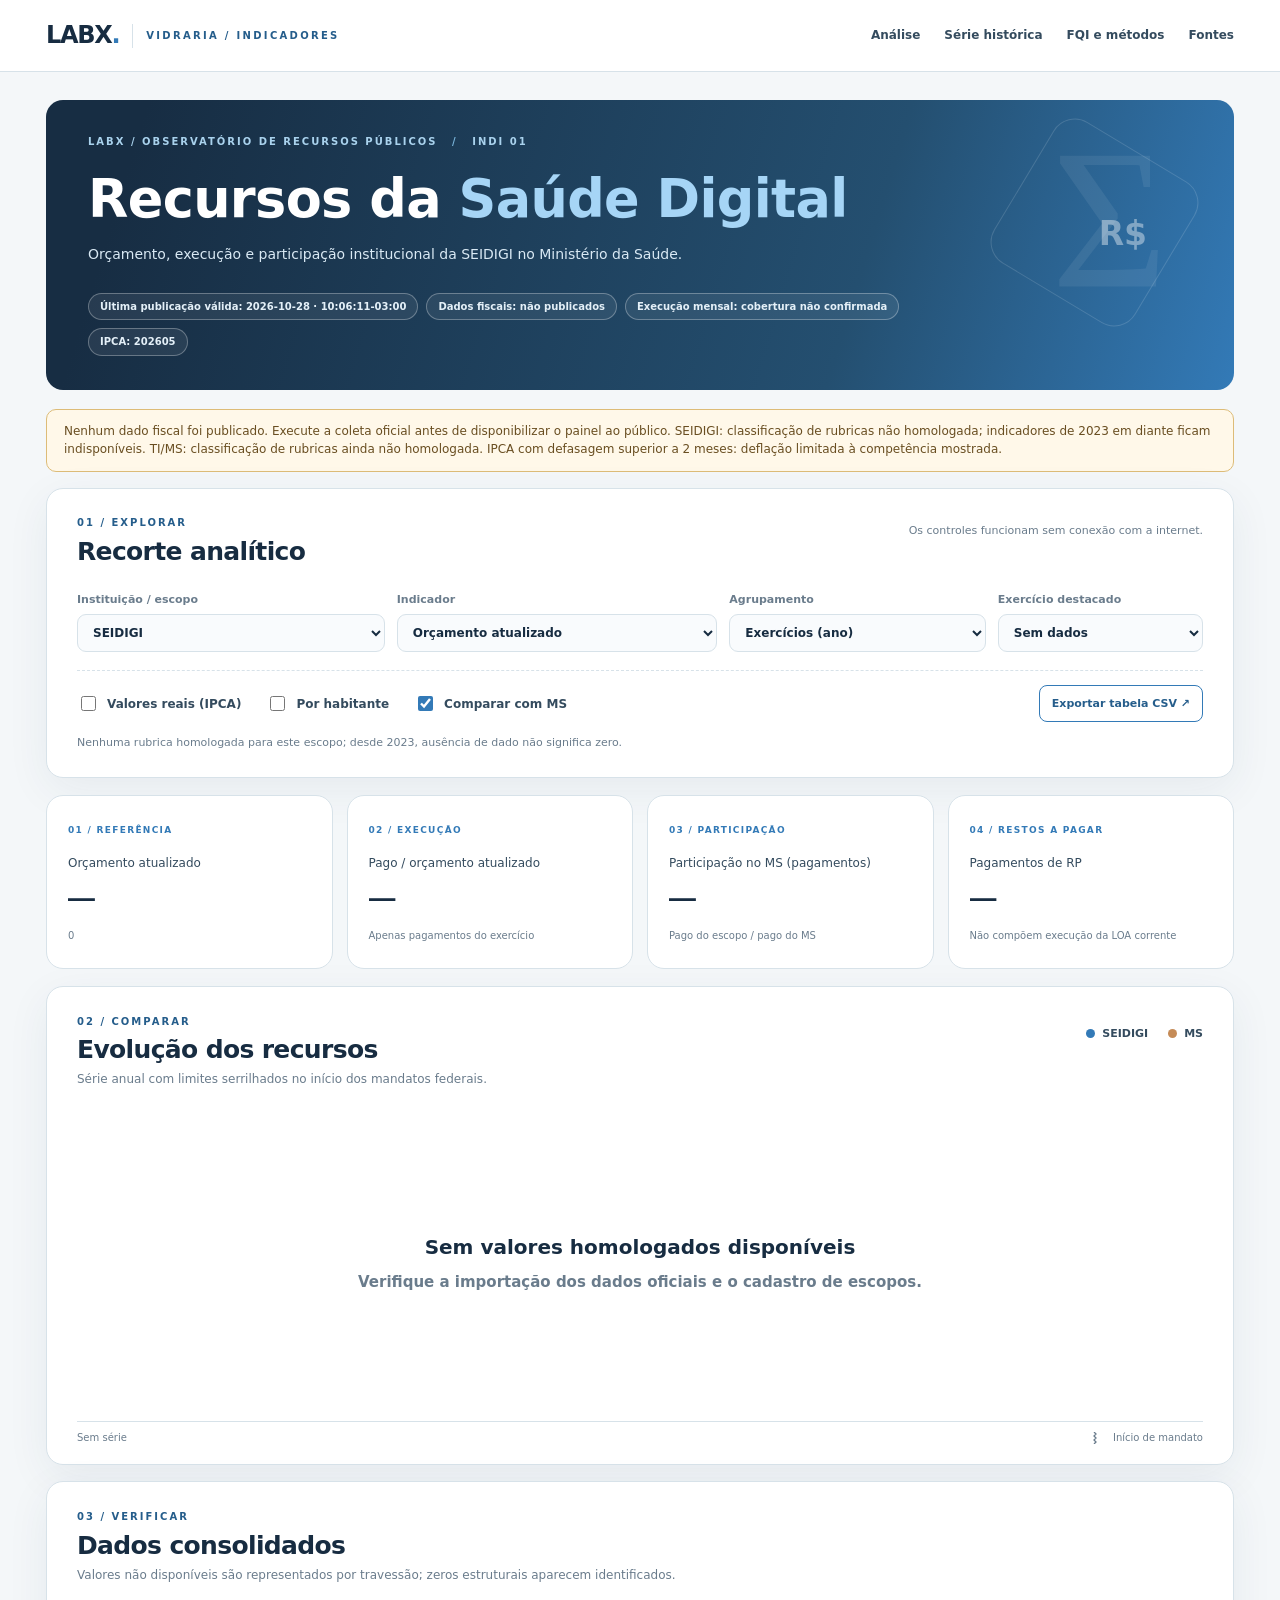
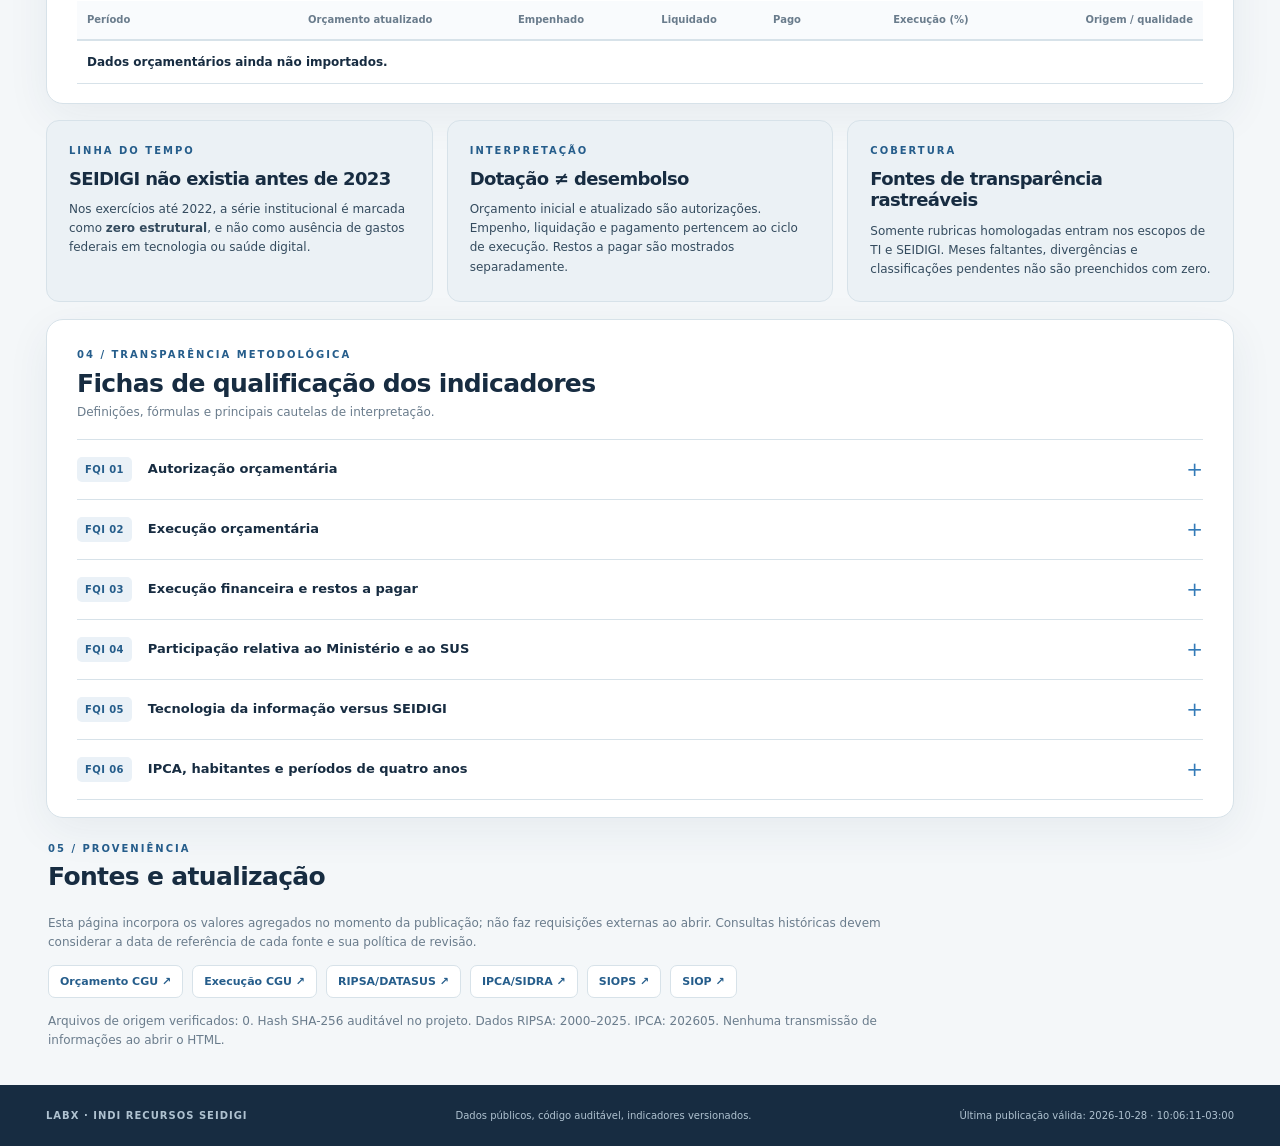
<file: public/index.html>
<!DOCTYPE html>
<html lang="pt-BR">
<head>
  <meta charset="utf-8">
  <meta name="viewport" content="width=device-width,initial-scale=1">
  <meta name="color-scheme" content="light">
  <meta name="description" content="Indicadores verificáveis de recursos orçamentários e financeiros federais da saúde digital — LabX.">
  <title>INDI · Recursos da SEIDIGI | LabX</title>
  <style>/* Tokens-base de contingencia: para versao oficial acrescente --brand-css do Vidraria.
   Fonte oficial do sistema e o repositorio LabXiabr/vidraria, nao estes fallbacks. */
:root{--ink:#172c41;--text:#344b5e;--muted:#6a7c8c;--primary:#337ab7;--primary-dark:#255d8b;--secondary:#64a2b9;--paper:#f4f7f9;--surface:#fff;--pale:#eaf1f7;--stroke:#d7e2e9;--accent:#c58b57;--shadow:0 12px 44px rgba(28,59,83,.065);--radius:17px}
*{box-sizing:border-box}html{scroll-behavior:smooth}body{margin:0;background:var(--paper);color:var(--ink);font-family:Inter,system-ui,-apple-system,'Segoe UI',sans-serif;font-size:15px;line-height:1.55}a{color:var(--primary-dark)}a:hover{text-decoration-thickness:2px}button,select{font:inherit}button,select,input{accent-color:var(--primary)}button:focus-visible,select:focus-visible,a:focus-visible,input:focus-visible{outline:3px solid #cf9445;outline-offset:3px}.skip{position:absolute;transform:translateY(-100%);background:white;z-index:20;padding:10px}.skip:focus{transform:none}.container{max-width:1240px;margin:0 auto;padding:0 26px}.masthead{background:#fff;border-bottom:1px solid var(--stroke)}.mast-row{max-width:1240px;margin:auto;padding:17px 26px;display:flex;justify-content:space-between;align-items:center;gap:24px}.wordmark{display:flex;align-items:center;gap:13px;white-space:nowrap}.mark{font-weight:850;letter-spacing:-1.3px;font-size:24px;color:var(--ink)}.mark-dot{color:var(--primary)}.wordmark svg{max-width:143px;height:32px;width:auto}.wordmark-label{font-size:10px;letter-spacing:2.3px;font-weight:850;color:var(--primary-dark)}.sep{height:24px;width:1px;background:var(--stroke)}nav{display:flex;gap:24px}nav a{text-decoration:none;color:var(--text);font-size:12px;font-weight:750}nav a:hover{color:var(--primary)}.hero{display:flex;justify-content:space-between;position:relative;overflow:hidden;min-height:260px;margin:28px 0 19px;padding:34px 42px;background:linear-gradient(107deg,#172d43 8%,#244f70 68%,#337ab7);border-radius:var(--radius);color:white}.hero-content{z-index:2}.overline{font-size:10px;letter-spacing:2.0px;font-weight:850;color:var(--primary-dark)}.hero .overline{color:#a9d2ed}.separator{padding:0 9px;color:#7ab5db}h1,h2,h3{font-family:'Averia Sans Libre',Inter,system-ui,sans-serif;letter-spacing:-.65px;line-height:1.19}h1{font-size:clamp(31px,4.1vw,55px);font-weight:750;margin:18px 0 10px}h1 em{color:#a6d5f6;font-style:normal}h2{font-size:25px;margin:6px 0 5px}h3{font-size:20px;margin:9px 0 11px}.hero-sub{color:#d9e9f4;max-width:640px;font-size:14px}.hero-meta{display:flex;gap:8px;flex-wrap:wrap;margin-top:27px}.flag{display:inline-block;border:1px solid #ffffff4b;background:#ffffff12;border-radius:30px;padding:5px 11px;font-size:10px;color:#e4f0f8;font-weight:750}.hero-monogram{position:relative;width:230px;min-width:190px}.hero-monogram span{font-size:200px;line-height:1;position:absolute;right:24px;top:-15px;color:#ffffff13;font-family:serif}.hero-monogram i{width:165px;height:165px;border:1px solid #ffffff24;transform:rotate(31deg);border-radius:25px;position:absolute;top:6px;right:15px}.hero-monogram b{position:absolute;right:45px;top:74px;color:#ffffff67;font-size:33px}.panel{background:var(--surface);border:1px solid var(--stroke);border-radius:var(--radius);box-shadow:var(--shadow)}.filters{padding:26px 30px;margin-bottom:17px}.section-head{display:flex;justify-content:space-between;align-items:flex-start;gap:20px;margin-bottom:17px}.section-head p{margin:5px 0 0;color:var(--muted);font-size:12px}.section-head.compact{margin-bottom:20px}.tip{color:var(--muted);font-size:11px;padding-top:7px;text-align:right}.control-grid{display:grid;grid-template-columns:1.2fr 1.25fr 1fr .8fr;gap:12px}.control-grid label{font-size:11px;font-weight:750;color:var(--muted);display:flex;flex-direction:column;gap:6px}.control-grid select{border:1px solid var(--stroke);border-radius:9px;width:100%;padding:10px 29px 10px 11px;background:#f9fbfd;color:var(--ink);font-size:12px;font-weight:650}.options{display:flex;gap:25px;align-items:center;flex-wrap:wrap;margin-top:18px;padding-top:14px;border-top:1px dashed var(--stroke)}.check{font-size:12px;display:flex;gap:8px;align-items:center;color:var(--text);font-weight:700}.check input{width:15px;height:15px}.button{border:1px solid var(--primary);background:#fff;color:var(--primary-dark);font-size:11px;border-radius:8px;font-weight:800;padding:9px 12px;cursor:pointer;margin-left:auto}.button:hover{background:var(--pale)}.hint{font-size:11px;color:var(--muted);margin-top:12px}.warning{border:1px solid #ddbc78;background:#fff8e9;color:#694e21;padding:12px 17px;border-radius:10px;margin-bottom:16px;font-size:12px}.kpis{display:grid;grid-template-columns:repeat(4,minmax(0,1fr));gap:14px;margin:17px 0}.kpi{padding:21px;border-radius:var(--radius);background:#fff;border:1px solid var(--stroke);min-width:0}.kpi-index{font-size:9px;letter-spacing:1.3px;font-weight:900;color:var(--primary)}.kpi-title{display:block;font-size:12px;color:var(--text);margin:13px 0 6px}.kpi strong{display:block;font-size:clamp(19px,2.1vw,30px);font-family:'Averia Sans Libre',Inter,sans-serif;font-weight:750;white-space:nowrap;overflow:hidden;text-overflow:ellipsis;letter-spacing:-.8px}.kpi-sub{display:block;font-size:10px;color:var(--muted);margin-top:8px;min-height:19px}.chart-panel{padding:27px 30px 19px;margin-bottom:16px}.chart-scroll{overflow:auto}.chart-content{height:315px;min-width:600px;display:flex;align-items:center;justify-content:center}.chart-content svg{width:100%;height:100%;min-width:600px}.chart-content text{font-family:Inter,system-ui,sans-serif;font-size:11px;fill:#748799}.chart-content .axis-label{font-size:10px}.chart-foot{display:flex;justify-content:space-between;align-items:center;padding-top:8px;color:var(--muted);font-size:10px;border-top:1px solid var(--stroke)}.line-key{display:flex;align-items:center;gap:6px}.legend{display:flex;gap:20px;padding-top:11px;font-size:11px;font-weight:800;color:var(--text)}.legend>span{display:flex;align-items:center;gap:7px}.dot{height:9px;width:9px;display:inline-block;border-radius:50%}.dot-main{background:var(--primary)}.dot-muted{background:var(--accent)}.table-panel{padding:27px 30px 19px;margin-bottom:16px}.table-scroller{overflow:auto}table{border-collapse:collapse;width:100%;font-size:12px;min-width:690px}th{text-align:right;color:var(--muted);font-size:10px;white-space:nowrap;padding:11px 10px;border-bottom:2px solid var(--stroke);background:#f9fbfd}th:first-child,td:first-child{text-align:left}td{border-bottom:1px solid var(--stroke);padding:12px 10px;text-align:right;font-variant-numeric:tabular-nums;white-space:nowrap}tbody tr:hover{background:#f5f9fc}td:first-child{font-weight:850;color:var(--ink)}.quality{font-size:10px;white-space:normal;max-width:185px;text-align:left;color:var(--muted)}.zero{color:var(--primary-dark);font-weight:800}.missing{color:#9ba8b3}.insight-grid{display:grid;grid-template-columns:repeat(3,minmax(0,1fr));gap:14px;margin-bottom:17px}.note{background:#ebf1f5;border:1px solid var(--stroke);border-radius:13px;padding:22px}.note h3{font-size:18px}.note p{font-size:12px;color:var(--text);line-height:1.6;margin:0}.method-panel{padding:27px 30px 17px;margin-bottom:17px}.fqi-list details{border-top:1px solid var(--stroke)}.fqi-list details:last-child{border-bottom:1px solid var(--stroke)}.fqi-list summary{list-style:none;display:flex;align-items:center;gap:16px;cursor:pointer;padding:14px 0}.fqi-list summary::-webkit-details-marker{display:none}.fqi-num{font-size:10px;letter-spacing:.4px;color:var(--primary-dark);background:var(--pale);border-radius:5px;padding:5px 8px;white-space:nowrap;font-weight:850}.fqi-list strong{font-size:13px}.fqi-list p{font-size:12px;color:var(--text);padding:0 12px 17px 71px;margin:0}.chevron{margin-left:auto;color:var(--primary);font-size:20px;font-weight:450}.fqi-list details[open] .chevron{transform:rotate(45deg)}.source-panel{margin:23px 0 35px;padding:0 2px}.source-panel p{font-size:12px;color:var(--muted);max-width:850px}.source-links{display:flex;flex-wrap:wrap;gap:9px;margin:14px 0}.source-links a{font-size:11px;text-decoration:none;border:1px solid var(--stroke);background:white;border-radius:7px;padding:7px 11px;font-weight:750}.source-links a:hover{border-color:var(--primary)}.source-detail{word-wrap:break-word}.footer{background:#172c41;color:#afc2d0;padding:23px 0;font-size:10px}.footer-line{display:flex;gap:10px;justify-content:space-between;flex-wrap:wrap}.footer-line span:first-child{font-weight:900;letter-spacing:1px}.error-empty{padding:64px 15px;text-align:center;color:var(--muted);font-weight:650}.error-empty strong{display:block;color:var(--ink);font-size:20px;margin-bottom:8px}
@media(max-width:900px){.control-grid{grid-template-columns:repeat(2,1fr)}.kpis{grid-template-columns:repeat(2,1fr)}.hero-monogram{width:100px;min-width:100px}.insight-grid{grid-template-columns:1fr}.mast-row nav{gap:10px}}@media(max-width:600px){.container{padding:0 15px}.mast-row{padding:13px 16px;flex-wrap:wrap}.mast-row nav{width:100%;justify-content:space-between}.wordmark-label{font-size:8px}.hero{padding:30px 23px;min-height:255px}.hero-monogram{display:none}.control-grid{grid-template-columns:1fr}.filters,.chart-panel,.table-panel,.method-panel{padding:19px 16px}.kpis{gap:8px}.kpi{padding:16px}.options{gap:12px}.button{margin-left:0}.tip{display:none}.legend{gap:8px;font-size:9px}.section-head h2{font-size:22px}.chart-content{height:290px}.fqi-list p{padding-left:4px}}

</style>
</head>
<body>
  <a class="skip" href="#conteudo">Ir ao conteúdo</a>
  <header class="masthead">
    <div class="mast-row">
      <div class="wordmark"><span class='mark'>LABX<span class='mark-dot'>.</span></span><span class="sep"></span><span class="wordmark-label">VIDRARIA / INDICADORES</span></div>
      <nav aria-label="Navegação do painel"><a href="#analise">Análise</a><a href="#serie">Série histórica</a><a href="#metodologia">FQI e métodos</a><a href="#fontes">Fontes</a></nav>
    </div>
  </header>
  <main id="conteudo" class="container">
    <section class="hero" aria-labelledby="hero-title">
      <div class="hero-content"><div class="overline">LABX / OBSERVATÓRIO DE RECURSOS PÚBLICOS <span class="separator">/</span> INDI 01</div>
        <h1 id="hero-title">Recursos da <em>Saúde Digital</em></h1>
        <p class="hero-sub">Orçamento, execução e participação institucional da SEIDIGI no Ministério da Saúde.</p>
        <div class="hero-meta"><span id="meta-update" class="flag flag-neutral">Última publicação: —</span><span id="meta-coverage" class="flag">Série histórica: —</span><span id="meta-exec" class="flag">Execução: —</span><span id="meta-ipca" class="flag">IPCA: —</span></div>
      </div>
      <div class="hero-monogram" aria-hidden="true"><span>Σ</span><i></i><b>R$</b></div>
    </section>
    <aside id="data-warning" class="warning" hidden></aside>
    <section id="analise" class="panel filters" aria-label="Filtros de análise">
      <div class="section-head compact"><div><div class="overline">01 / EXPLORAR</div><h2>Recorte analítico</h2></div><span class="tip">Os controles funcionam sem conexão com a internet.</span></div>
      <div class="control-grid">
        <label>Instituição / escopo<select id="scope"><option value="seidigi">SEIDIGI</option><option value="ti_ms">Tecnologia da informação no MS</option><option value="ms">Ministério da Saúde</option></select></label>
        <label>Indicador<select id="metric"><option value="atualizado">Orçamento atualizado</option><option value="inicial">Orçamento inicial</option><option value="empenhado">Empenhado</option><option value="liquidado">Liquidado</option><option value="pago">Pago (exercício)</option><option value="rp_pago">Restos a pagar pagos</option><option value="desembolso">Desembolso total</option><option value="execucao">Execução financeira / dotação (%)</option><option value="share_ms_atualizado">Participação no MS: dotação (%)</option><option value="share_ms_empenhado">Participação no MS: empenhado (%)</option><option value="share_ms_liquidado">Participação no MS: liquidado (%)</option><option value="share_ms_pago">Participação no MS: pago (%)</option><option value="share_ms_desembolso">Participação no MS: desembolso (%)</option><option value="share_ti_atualizado">TI-MS / SEIDIGI: dotação (%)</option><option value="share_ti_pago">TI-MS / SEIDIGI: pago (%)</option></select></label>
        <label>Agrupamento<select id="group"><option value="ano">Exercícios (ano)</option><option value="mandato">Mandatos federais (4 anos)</option></select></label>
        <label>Exercício destacado<select id="year"><option>—</option></select></label>
      </div>
      <div class="options"><label class="check"><input id="real" type="checkbox"><span>Valores reais (IPCA)</span></label><label class="check"><input id="percap" type="checkbox"><span>Por habitante</span></label><label class="check"><input id="comparison" type="checkbox" checked><span>Comparar com MS</span></label><button id="export" class="button" type="button">Exportar tabela CSV <span aria-hidden="true">↗</span></button></div>
      <div id="mode-note" class="hint" aria-live="polite"></div>
    </section>
    <section class="kpis" aria-label="Indicadores de destaque">
      <article class="kpi"><span class="kpi-index">01 / REFERÊNCIA</span><span class="kpi-title" id="kpi1-label">Valor selecionado</span><strong id="kpi1">—</strong><span class="kpi-sub" id="kpi1-sub">—</span></article>
      <article class="kpi"><span class="kpi-index">02 / EXECUÇÃO</span><span class="kpi-title">Pago / orçamento atualizado</span><strong id="kpi2">—</strong><span class="kpi-sub">Apenas pagamentos do exercício</span></article>
      <article class="kpi"><span class="kpi-index">03 / PARTICIPAÇÃO</span><span class="kpi-title" id="kpi3-label">Participação no MS</span><strong id="kpi3">—</strong><span class="kpi-sub" id="kpi3-sub">Mesma métrica e mesmo exercício</span></article>
      <article class="kpi"><span class="kpi-index">04 / RESTOS A PAGAR</span><span class="kpi-title">Pagamentos de RP</span><strong id="kpi4">—</strong><span class="kpi-sub">Não compõem execução da LOA corrente</span></article>
    </section>
    <section id="serie" class="panel chart-panel" aria-labelledby="chart-title">
      <div class="section-head"><div><div class="overline">02 / COMPARAR</div><h2 id="chart-title">Evolução dos recursos</h2><p id="chart-subtitle">Série anual, com mandatos separados por marcos serrilhados.</p></div><div class="legend"><span><i class="dot dot-main"></i><span id="legend-main">SEIDIGI</span></span><span id="legend-ms"><i class="dot dot-muted"></i>MS</span></div></div>
      <div class="chart-scroll"><div id="chart" role="img" aria-label="Série histórica de recursos" class="chart-content"></div></div>
      <div class="chart-foot"><span id="chart-range">—</span><span class="line-key"><svg width="24" height="12" viewBox="0 0 24 12" aria-hidden="true"><polyline points="11,0 13,2 11,4 13,6 11,8 13,10 11,12" fill="none" stroke="currentColor" stroke-width="1.3" /></svg>Início de mandato</span></div>
    </section>
    <section class="panel table-panel" aria-labelledby="table-title">
      <div class="section-head"><div><div class="overline">03 / VERIFICAR</div><h2 id="table-title">Dados consolidados</h2><p>Valores não disponíveis são representados por travessão; zeros estruturais aparecem identificados.</p></div></div>
      <div class="table-scroller"><table><thead><tr><th scope="col">Período</th><th scope="col" id="table-value-title">Indicador</th><th scope="col">Empenhado</th><th scope="col">Liquidado</th><th scope="col">Pago</th><th scope="col">Execução (%)</th><th scope="col">Origem / qualidade</th></tr></thead><tbody id="table-body"></tbody></table></div>
    </section>
    <section class="insight-grid" aria-label="Notas analíticas">
      <article class="note"><div class="overline">LINHA DO TEMPO</div><h3>SEIDIGI não existia antes de 2023</h3><p>Nos exercícios até 2022, a série institucional é marcada como <b>zero estrutural</b>, e não como ausência de gastos federais em tecnologia ou saúde digital.</p></article>
      <article class="note"><div class="overline">INTERPRETAÇÃO</div><h3>Dotação ≠ desembolso</h3><p>Orçamento inicial e atualizado são autorizações. Empenho, liquidação e pagamento pertencem ao ciclo de execução. Restos a pagar são mostrados separadamente.</p></article>
      <article class="note"><div class="overline">COBERTURA</div><h3>Fontes de transparência rastreáveis</h3><p>Somente rubricas homologadas entram nos escopos de TI e SEIDIGI. Meses faltantes, divergências e classificações pendentes não são preenchidos com zero.</p></article>
    </section>
    <section id="metodologia" class="panel method-panel" aria-labelledby="fqi-title"><div class="section-head"><div><div class="overline">04 / TRANSPARÊNCIA METODOLÓGICA</div><h2 id="fqi-title">Fichas de qualificação dos indicadores</h2><p>Definições, fórmulas e principais cautelas de interpretação.</p></div></div>
      <div class="fqi-list">
        <details><summary><span class="fqi-num">FQI 01</span><strong>Autorização orçamentária</strong><span class="chevron">+</span></summary><p><b>Medidas:</b> orçamento inicial, atualizado e créditos líquidos. <b>Fórmula:</b> créditos = atualizado − inicial. <b>Fonte:</b> CGU/OrcamentoDespesa; conferência SIOP. <b>Limitação:</b> dotação anual não equivale a gasto ou desembolso.</p></details>
        <details><summary><span class="fqi-num">FQI 02</span><strong>Execução orçamentária</strong><span class="chevron">+</span></summary><p><b>Medidas:</b> empenhado, liquidado e pago do exercício. <b>Fórmula:</b> execução (%) = pago / dotação atualizada × 100. <b>Fonte:</b> execução mensal CGU; empenho e pago anuais apenas como reserva identificada. <b>Limitação:</b> lacunas mensais não viram despesa zero.</p></details>
        <details><summary><span class="fqi-num">FQI 03</span><strong>Execução financeira e restos a pagar</strong><span class="chevron">+</span></summary><p><b>Medidas:</b> pago do exercício, restos a pagar pagos e desembolso total. <b>Fórmula:</b> desembolso total = pago do exercício + RP pagos. <b>Fonte:</b> CGU/DespesasExecucao. <b>Limitação:</b> RP não integra pagamento da dotação corrente.</p></details>
        <details><summary><span class="fqi-num">FQI 04</span><strong>Participação relativa ao Ministério e ao SUS</strong><span class="chevron">+</span></summary><p><b>Fórmula:</b> indicador da SEIDIGI / indicador do MS × 100, no mesmo estágio e exercício. <b>SIOPS:</b> estados e municípios apenas em exercícios encerrados; razão nacional SUS indisponível até consolidação sem dupla contagem de transferências. <b>Cautela:</b> não misturar gasto próprio e transferido indiscriminadamente.</p></details>
        <details><summary><span class="fqi-num">FQI 05</span><strong>Tecnologia da informação versus SEIDIGI</strong><span class="chevron">+</span></summary><p><b>Definição:</b> rubricas TI do MS e rubricas atribuídas à SEIDIGI somente com ação/plano orçamentário homologados em <code>config/escopos.csv</code>. <b>Indicadores:</b> valores R$, % do MS, razão TI-MS/SEIDIGI. <b>Até 2022:</b> zero estrutural SEIDIGI; TI do MS pode existir.</p></details>
        <details><summary><span class="fqi-num">FQI 06</span><strong>IPCA, habitantes e períodos de quatro anos</strong><span class="chevron">+</span></summary><p><b>IPCA:</b> tabela 1737, variável 2266 (IBGE/SIDRA), número-índice; deflator anual pela média dos meses observados do ano até a última referência disponível. <b>Habitantes:</b> RIPSA/DATASUS 2000–2025, sem imputação para 2026. <b>Mandato:</b> soma dos fluxos anuais (não das razões), com indicação de intervalos parciais.</p></details>
      </div>
    </section>
    <section id="fontes" class="source-panel" aria-labelledby="source-title"><div class="section-head"><div><div class="overline">05 / PROVENIÊNCIA</div><h2 id="source-title">Fontes e atualização</h2></div></div><p>Esta página incorpora os valores agregados no momento da publicação; não faz requisições externas ao abrir. Consultas históricas devem considerar a data de referência de cada fonte e sua política de revisão.</p><div id="source-links" class="source-links"></div><p id="source-detail" class="source-detail"></p></section>
  </main>
  <footer class="footer"><div class="container footer-line"><span>LABX · INDI RECURSOS SEIDIGI</span><span>Dados públicos, código auditável, indicadores versionados.</span><span id="footer-update">Última publicação válida: —</span></div></footer>
  <script id="model" type="application/json">{"title":"INDI · Recursos da SEIDIGI","updated_at":"2026-10-28T10:06:11-03:00","budget_years":{},"populacao":{"2000":{"valor":174695935,"fonte":"RIPSA-DATASUS"},"2001":{"valor":177003743,"fonte":"RIPSA-DATASUS"},"2002":{"valor":179228254,"fonte":"RIPSA-DATASUS"},"2003":{"valor":181377654,"fonte":"RIPSA-DATASUS"},"2004":{"valor":183469593,"fonte":"RIPSA-DATASUS"},"2005":{"valor":185518369,"fonte":"RIPSA-DATASUS"},"2006":{"valor":187535030,"fonte":"RIPSA-DATASUS"},"2007":{"valor":189458827,"fonte":"RIPSA-DATASUS"},"2008":{"valor":191335196,"fonte":"RIPSA-DATASUS"},"2009":{"valor":193174036,"fonte":"RIPSA-DATASUS"},"2010":{"valor":194749329,"fonte":"RIPSA-DATASUS"},"2011":{"valor":196158610,"fonte":"RIPSA-DATASUS"},"2012":{"valor":197670620,"fonte":"RIPSA-DATASUS"},"2013":{"valor":199226702,"fonte":"RIPSA-DATASUS"},"2014":{"valor":200811131,"fonte":"RIPSA-DATASUS"},"2015":{"valor":202403642,"fonte":"RIPSA-DATASUS"},"2016":{"valor":203871925,"fonte":"RIPSA-DATASUS"},"2017":{"valor":205211557,"fonte":"RIPSA-DATASUS"},"2018":{"valor":206529038,"fonte":"RIPSA-DATASUS"},"2019":{"valor":207900099,"fonte":"RIPSA-DATASUS"},"2020":{"valor":209164889,"fonte":"RIPSA-DATASUS"},"2021":{"valor":210103642,"fonte":"RIPSA-DATASUS"},"2022":{"valor":210862983,"fonte":"RIPSA-DATASUS"},"2023":{"valor":211695158,"fonte":"RIPSA-DATASUS"},"2024":{"valor":212583750,"fonte":"RIPSA-DATASUS"},"2025":{"valor":213421037,"fonte":"RIPSA-DATASUS"}},"ipca":{"referencia":"202605","indice_referencia":7640.15,"ultimo_indice":"202605","indices_anuais":{},"serie_completa_ate":"202605","fonte":"IBGE/SIDRA 1737/2266; contingencia: CSV usuario"},"sources":{"orcamento":"https://portaldatransparencia.gov.br/download-de-dados/orcamento-despesa","execucao":"https://portaldatransparencia.gov.br/download-de-dados/despesas-execucao","populacao":"https://svs.aids.gov.br/daent/acesso-a-informacao/acoes-e-programas/estimativas-populacionais/","ipca":"https://sidra.ibge.gov.br/tabela/1737","siops":"https://portalfns.saude.gov.br/siops/siops-downloads/","siop":"https://www1.siop.planejamento.gov.br/siopdoc/doku.php?id=acesso_publico:dados_abertos"},"prov":[],"scope_count":0,"ti_count":0,"empty":true,"warning":"Dados orcamentarios ausentes"}</script>
  <script>'use strict';
(() => {
const model=JSON.parse(document.getElementById('model').textContent);
const $$=id=>document.getElementById(id);
const C={scope:$$('scope'),metric:$$('metric'),group:$$('group'),year:$$('year'),real:$$('real'),percap:$$('percap'),comparison:$$('comparison')};
const br=new Intl.NumberFormat('pt-BR',{maximumFractionDigits:2});
const sortedYears=Object.keys(model.budget_years).map(Number).sort((a,b)=>a-b);
const labelScope={ms:'Ministério da Saúde',seidigi:'SEIDIGI',ti_ms:'TI no Ministério da Saúde'};
const labelMetric={inicial:'Orçamento inicial',atualizado:'Orçamento atualizado',empenhado:'Empenhado',liquidado:'Liquidado',pago:'Pago (exercício)',rp_pago:'RP pagos',desembolso:'Desembolso total',execucao:'Pago / dotação (%)',share_ms:'Participação no MS: pago (%)',share_ti:'TI-MS / SEIDIGI: pago (%)',share_ms_atualizado:'Participação no MS: dotação (%)',share_ms_empenhado:'Participação no MS: empenhado (%)',share_ms_liquidado:'Participação no MS: liquidado (%)',share_ms_pago:'Participação no MS: pago (%)',share_ms_desembolso:'Participação no MS: desembolso (%)',share_ti_atualizado:'TI-MS / SEIDIGI: dotação (%)',share_ti_pago:'TI-MS / SEIDIGI: pago (%)'};
function finite(x){return typeof x==='number' && Number.isFinite(x)}
function fmt(v,unit='money',short=false){if(!finite(v))return '—';if(unit==='percent')return br.format(v)+'%';if(unit==='percap')return 'R$ '+br.format(v);if(short){const x=Math.abs(v);if(x>=1e12)return 'R$ '+br.format(v/1e12)+' tri';if(x>=1e9)return 'R$ '+br.format(v/1e9)+' bi';if(x>=1e6)return 'R$ '+br.format(v/1e6)+' mi';}return 'R$ '+new Intl.NumberFormat('pt-BR',{minimumFractionDigits:0,maximumFractionDigits:2}).format(v)}
function value(y,scope,metric){const r=model.budget_years[String(y)]?.[scope];if(!r)return null;
  if(metric==='desembolso')return finite(r.pago)&&finite(r.rp_pago)?r.pago+r.rp_pago:null;
  if(metric==='execucao')return finite(r.pago)&&finite(r.atualizado)&&r.atualizado>0?100*r.pago/r.atualizado:null;
  if(metric.startsWith('share_ms')){const stage=metric.startsWith('share_ms_')?metric.slice(9):'pago';const numerator=value(y,scope,stage),denominator=value(y,'ms',stage);return finite(numerator)&&finite(denominator)&&denominator>0?100*numerator/denominator:null;}
  if(metric.startsWith('share_ti')){const stage=metric.startsWith('share_ti_')?metric.slice(9):'pago';const ti=value(y,'ti_ms',stage),se=value(y,'seidigi',stage);return finite(ti)&&finite(se)&&se>0?100*ti/se:null;}
  return finite(r[metric])?r[metric]:null;
}
function isPercentage(metric){return metric==='execucao'||metric.startsWith('share_ms')||metric.startsWith('share_ti')}
function converted(raw,year,metric){if(!finite(raw))return null;if(isPercentage(metric))return raw;let v=raw;
if(C.real.checked){const avg=model.ipca.indices_anuais[String(year)];if(!finite(avg)||avg<=0)return null;v*=model.ipca.indice_referencia/avg;}
if(C.percap.checked){const population=model.populacao[String(year)]?.valor;if(!finite(population)||population<=0)return null;v/=population;}
return v;}
function annual(year,scope,metric){return converted(value(year,scope,metric),year,metric)}
function termStart(y){return y>=2003?2003+4*Math.floor((y-2003)/4):1999+4*Math.floor((y-1999)/4)}
function periodLabel(y){const first=termStart(y);return first+'–'+(first+3)}
function aggregate(years,scope,metric){if(!years.length)return null;
 const data=years.map(y=>annual(y,scope,metric));if(data.some(x=>x===null))return null;
 // Porcentagens e participacoes precisam ser calculadas como razao das somas originais.
 if(isPercentage(metric)){
  let numerator=0,denominator=0;
  for(const y of years){let n,d;if(metric==='execucao'){n=value(y,scope,'pago');d=value(y,scope,'atualizado');}
   else if(metric.startsWith('share_ms')){const stage=metric.startsWith('share_ms_')?metric.slice(9):'pago';n=value(y,scope,stage);d=value(y,'ms',stage);}
   else{const stage=metric.startsWith('share_ti_')?metric.slice(9):'pago';n=value(y,'ti_ms',stage);d=value(y,'seidigi',stage);}
   if(!finite(n)||!finite(d))return null;numerator+=n;denominator+=d;}
  return denominator>0?100*numerator/denominator:null;
 }
 // Valores deflacionados = soma das parcelas anuais ja convertidas.
 return data.reduce((a,b)=>a+b,0);
}
function points(scope,metric){if(C.group.value==='ano')return sortedYears.map(y=>({x:String(y),start:y,years:[y],value:annual(y,scope,metric),quality:quality(y,scope),partial:y===new Date().getFullYear()}));
 const periods=[...new Set(sortedYears.map(periodLabel))];return periods.map(p=>{let y0=Number(p.slice(0,4)),ys=sortedYears.filter(y=>termStart(y)===y0);return {x:p,start:y0,years:ys,value:aggregate(ys,scope,metric),quality:ys.map(y=>quality(y,scope)).filter(Boolean).join('; '),partial:ys.length<4||ys.includes(new Date().getFullYear())};});
}
function quality(y,scope){const s=model.budget_years[String(y)]?.[scope]?._status;
 return ({zero_estrutural:'Zero estrutural',execucao_mensal:'CGU mensal',reserva_orcamento_anual:'CGU anual (reserva)',sem_homologacao:'Rubrica não homologada',orcamento_sem_execucao:'Sem execução mensal',indisponivel:'Indisponível'})[s]||'Fonte parcial';}
function svgEscape(s){return String(s).replace(/&/g,'&amp;').replace(/</g,'&lt;').replace(/>/g,'&gt;').replace(/"/g,'&quot;')}
function metricUnit(){return isPercentage(C.metric.value)?'percent':C.percap.checked?'percap':'money'}
function draw(){let p=points(C.scope.value,C.metric.value),p2=C.comparison.checked&&C.scope.value!=='ms'&&!isPercentage(C.metric.value)?points('ms',C.metric.value):[];
 if(!p.length||[...p,...p2].every(x=>x.value===null)){
  $$('chart').innerHTML='<div class="error-empty"><strong>Sem valores homologados disponíveis</strong>Verifique a importação dos dados oficiais e o cadastro de escopos.</div>';return;
 }
 const width=1100,height=310,left=79,right=30,top=25,bottom=55,inner=width-left-right,chartHeight=height-top-bottom;
 const x=i=>left+(p.length===1?inner/2:inner*i/(p.length-1));
 const vals=[...p,...p2].map(o=>o.value).filter(finite);
 const min=Math.min(0,...vals),max=Math.max(...vals);const hi=max===min?max+1:max*1.085;
 const y=v=>top+(hi-v)/(hi-min)*chartHeight;
 const unit=metricUnit();
 const shortLabel=n=>!finite(n)?'—':unit==='percent'?br.format(n)+'%':unit==='percap'?'R$ '+br.format(n):n>=1e12?br.format(n/1e12)+' tri':n>=1e9?br.format(n/1e9)+' bi':n>=1e6?br.format(n/1e6)+' mi':br.format(n);
 let svg=`<svg viewBox="0 0 ${width} ${height}" xmlns="http://www.w3.org/2000/svg" aria-labelledby="plot-title"><title id="plot-title">Série histórica ${svgEscape(labelMetric[C.metric.value])} — ${svgEscape(labelScope[C.scope.value])}</title>`;
 for(let k=0;k<=4;k++){let v=min+(hi-min)*k/4,yy=y(v);svg+=`<line x1="${left}" x2="${width-right}" y1="${yy}" y2="${yy}" stroke="#dce6ed" stroke-dasharray="3 5"/><text x="${left-13}" y="${yy+3}" text-anchor="end">${svgEscape(shortLabel(v))}</text>`;}
 if(C.group.value==='ano'&&p.length>1){for(let i=1;i<p.length;i++){const st=p[i].start;if(st>=2007&&((st-2003)%4)===0){const xx=(x(i)+x(i-1))/2;let coords=[];for(let z=top;z<=height-bottom;z+=8)coords.push(`${xx+(Math.floor((z-top)/8)%2?3:-3)},${z}`);svg+=`<polyline points="${coords.join(' ')}" fill="none" stroke="#ad7d55" stroke-width="1.5" opacity=".7"/><text x="${xx+6}" y="${top+13}" fill="#a06e43" font-size="10">${st}</text>`;}}}
 if(C.group.value==='mandato'){for(let i=1;i<p.length;i++){let xx=(x(i)+x(i-1))/2;svg+=`<line x1="${xx}" x2="${xx}" y1="${top}" y2="${height-bottom}" stroke="#d1a780" stroke-dasharray="2 5"/>`;}}
 const lines=[{pts:p,color:'#337ab7',stroke:3.3},{pts:p2,color:'#c58b57',stroke:2.3}];
 for(const l of lines){if(!l.pts.length)continue;let segment=[];function flush(){if(segment.length>1){svg+=`<polyline points="${segment.join(' ')}" stroke="${l.color}" stroke-width="${l.stroke}" fill="none" stroke-linejoin="round" stroke-linecap="round"/>`;}segment=[];}
  l.pts.forEach((o,i)=>{if(!finite(o.value)){flush();return;}const xx=x(i),yy=y(o.value);segment.push(`${xx},${yy}`)});flush();
  l.pts.forEach((o,i)=>{if(!finite(o.value))return;svg+=`<circle cx="${x(i)}" cy="${y(o.value)}" r="3.5" fill="#fff" stroke="${l.color}" stroke-width="2"><title>${svgEscape(o.x)} · ${svgEscape(fmt(o.value,unit,true))}${o.partial?' · período parcial':''}</title></circle>`;});
 }
 const interval=p.length>17?2:1;
 p.forEach((o,i)=>{if(i%interval===0||i===p.length-1)svg+=`<text x="${x(i)}" y="${height-25}" text-anchor="middle" class="axis-label">${svgEscape(o.x)}</text>`;});
 svg+='</svg>';$$('chart').innerHTML=svg;
}
function formatKpi(id,v,unit){$$(id).textContent=fmt(v,unit,true);$$(id).title=fmt(v,unit)}
function yearsForKpi(year){return C.group.value==='mandato'?sortedYears.filter(y=>termStart(y)===termStart(year)):[year]}
function kpi(){const y=Number(C.year.value),scope=C.scope.value,m=C.metric.value,ys=yearsForKpi(y);const single=ys.length===1;
 const collect=(s,met)=>single?annual(ys[0],s,met):aggregate(ys,s,met);
 $$('kpi1-label').textContent=labelMetric[m];formatKpi('kpi1',collect(scope,m),metricUnit());$$('kpi1-sub').textContent=C.group.value==='mandato'?periodLabel(y):String(y);
 formatKpi('kpi2',collect(scope,'execucao'),'percent');
 $$('kpi3-label').textContent=scope==='ms'?'Participação do MS no próprio MS':'Participação no MS (pagamentos)';
 formatKpi('kpi3',collect(scope,'share_ms'),'percent');
 $$('kpi3-sub').textContent='Pago do escopo / pago do MS';
 formatKpi('kpi4',collect(scope,'rp_pago'),C.percap.checked?'percap':'money');
}
function table(){const p=points(C.scope.value,C.metric.value),tr=[];for(const row of p){const ys=row.years;const func=metric=>ys.length===1?annual(ys[0],C.scope.value,metric):aggregate(ys,C.scope.value,metric);const v=func(C.metric.value),unit=metricUnit();let qual=row.quality;
 if(row.partial)qual+=' · período parcial';
 const isZero=ys.every(y=>quality(y,C.scope.value)==='Zero estrutural');
 tr.push(`<tr><td>${svgEscape(row.x)}${row.partial?' *':''}</td><td class="${isZero?'zero':!finite(v)?'missing':''}">${svgEscape(fmt(v,unit))}${isZero?' (estrutural)':''}</td><td>${svgEscape(fmt(func('empenhado'),C.percap.checked?'percap':'money'))}</td><td>${svgEscape(fmt(func('liquidado'),C.percap.checked?'percap':'money'))}</td><td>${svgEscape(fmt(func('pago'),C.percap.checked?'percap':'money'))}</td><td>${svgEscape(fmt(func('execucao'),'percent'))}</td><td class="quality">${svgEscape(qual)}</td></tr>`);
 }
 $$('table-body').innerHTML=tr.join('')||'<tr><td colspan="7">Dados orçamentários ainda não importados.</td></tr>';
 $$('table-value-title').textContent=labelMetric[C.metric.value]+(C.percap.checked?' (R$/hab.)':'');
 $$('chart-range').textContent=p.length?`${p[0].x} a ${p[p.length-1].x} · séries anuais em R$${C.real.checked?' corrigidos pelo IPCA':''}${C.percap.checked?'/habitante':''}`:'Sem série';
}
function showNotes(){const pct=isPercentage(C.metric.value);
 C.real.disabled=pct;C.percap.disabled=pct;if(pct){C.real.checked=false;C.percap.checked=false;}
 C.comparison.disabled=pct||C.scope.value==='ms';if(C.comparison.disabled)C.comparison.checked=false;
 let notes=[];
 if(C.real.checked)notes.push(`Valores a preços de ${model.ipca.referencia.slice(4,6)}/${model.ipca.referencia.slice(0,4)}; deflator pela média anual dos índices mensais conhecidos.`);
 if(C.percap.checked)notes.push('Sem estimativa RIPSA de 2026: valores desse exercício em R$/hab. permanecem indisponíveis.');
 if(pct)notes.push('Razão entre valores brutos do mesmo estágio. IPCA e população não se aplicam a percentuais.');
 if(C.group.value==='mandato')notes.push('Mandatos incompletos sinalizados; porcentagens recalculadas sobre as somas.');
 if(C.scope.value!=='ms'&&((C.scope.value==='seidigi'&&model.scope_count===0)||(C.scope.value==='ti_ms'&&model.ti_count===0)))notes.push('Nenhuma rubrica homologada para este escopo; desde 2023, ausência de dado não significa zero.');
 $$('mode-note').textContent=notes.join(' ');
 $$('legend-main').textContent=labelScope[C.scope.value];$$('legend-ms').style.display=C.comparison.checked?'flex':'none';
 $$('chart-subtitle').textContent=C.group.value==='ano'?'Série anual com limites serrilhados no início dos mandatos federais.':'Somas de quatro exercícios por mandato federal; períodos incompletos são identificados.';
}
function update(){showNotes();kpi();draw();table()}
function initialize(){const timestamp=(model.updated_at||'').replace('T',' · ');
 $$('meta-update').textContent='Última publicação válida: '+(timestamp||'—');$$('footer-update').textContent='Última publicação válida: '+(timestamp||'—');
 $$('meta-coverage').textContent='Dados fiscais: '+(sortedYears.length?`${sortedYears[0]}–${sortedYears[sortedYears.length-1]}`:'não publicados');
 $$('meta-ipca').textContent='IPCA: '+(model.ipca.referencia||'—');
 const yearLatest=sortedYears.length?sortedYears[sortedYears.length-1]:null;const monthCut=yearLatest?model.budget_years[String(yearLatest)]?._mes_referencia:null;
 $$('meta-exec').textContent=monthCut?`Execução mensal até ${String(monthCut).padStart(2,'0')}/${yearLatest}`:'Execução mensal: cobertura não confirmada';
 C.year.innerHTML=sortedYears.length?sortedYears.map(y=>`<option value="${y}">${y}</option>`).join(''):'<option value="0">Sem dados</option>';if(sortedYears.length)C.year.value=String(sortedYears[sortedYears.length-1]);
 let warnings=[];
 if(model.empty)warnings.push('Nenhum dado fiscal foi publicado. Execute a coleta oficial antes de disponibilizar o painel ao público.');
 if(model.scope_count===0)warnings.push('SEIDIGI: classificação de rubricas não homologada; indicadores de 2023 em diante ficam indisponíveis.');
 if(model.ti_count===0)warnings.push('TI/MS: classificação de rubricas ainda não homologada.');
 if(model.ipca.referencia){const ref=Number(model.ipca.referencia.slice(0,4))*12+Number(model.ipca.referencia.slice(4,6));const atual=new Date().getFullYear()*12+(new Date().getMonth()+1);if(atual-ref>2)warnings.push('IPCA com defasagem superior a 2 meses: deflação limitada à competência mostrada.');}
 if(warnings.length){$$('data-warning').hidden=false;$$('data-warning').textContent=warnings.join(' ');}
 let links=Object.entries(model.sources).map(([id,url])=>`<a href="${svgEscape(url)}" target="_blank" rel="noopener noreferrer">${svgEscape(({orcamento:'Orçamento CGU',execucao:'Execução CGU',populacao:'RIPSA/DATASUS',ipca:'IPCA/SIDRA',siops:'SIOPS',siop:'SIOP'})[id]||id)} ↗</a>`).join('');$$('source-links').innerHTML=links;
 $$('source-detail').textContent=`Arquivos de origem verificados: ${(model.prov||[]).length}. Hash SHA-256 auditável no projeto. Dados RIPSA: 2000–2025. IPCA: ${model.ipca.referencia}. Nenhuma transmissão de informações ao abrir o HTML.`;
 Object.values(C).forEach(el=>el.addEventListener('change',update));
 $$('export').addEventListener('click',()=>{const rows=[['periodo','escopo','indicador','valor','unidade','qualidade']];for(const p of points(C.scope.value,C.metric.value)){rows.push([p.x,C.scope.value,C.metric.value,finite(p.value)?String(p.value):'',metricUnit(),p.quality+(p.partial?';parcial':'')]);}const csv=rows.map(r=>r.map(x=>'"'+String(x).replace(/"/g,'""')+'"').join(';')).join('\n');const blob=new Blob(['\ufeff'+csv],{type:'text/csv;charset=utf-8'});const url=URL.createObjectURL(blob);let a=document.createElement('a');a.href=url;a.download='indi_recursos_seidigi.csv';document.body.appendChild(a);a.click();a.remove();URL.revokeObjectURL(url);});
 update();}
initialize();
})();
</script>
</body>
</html>
</file>
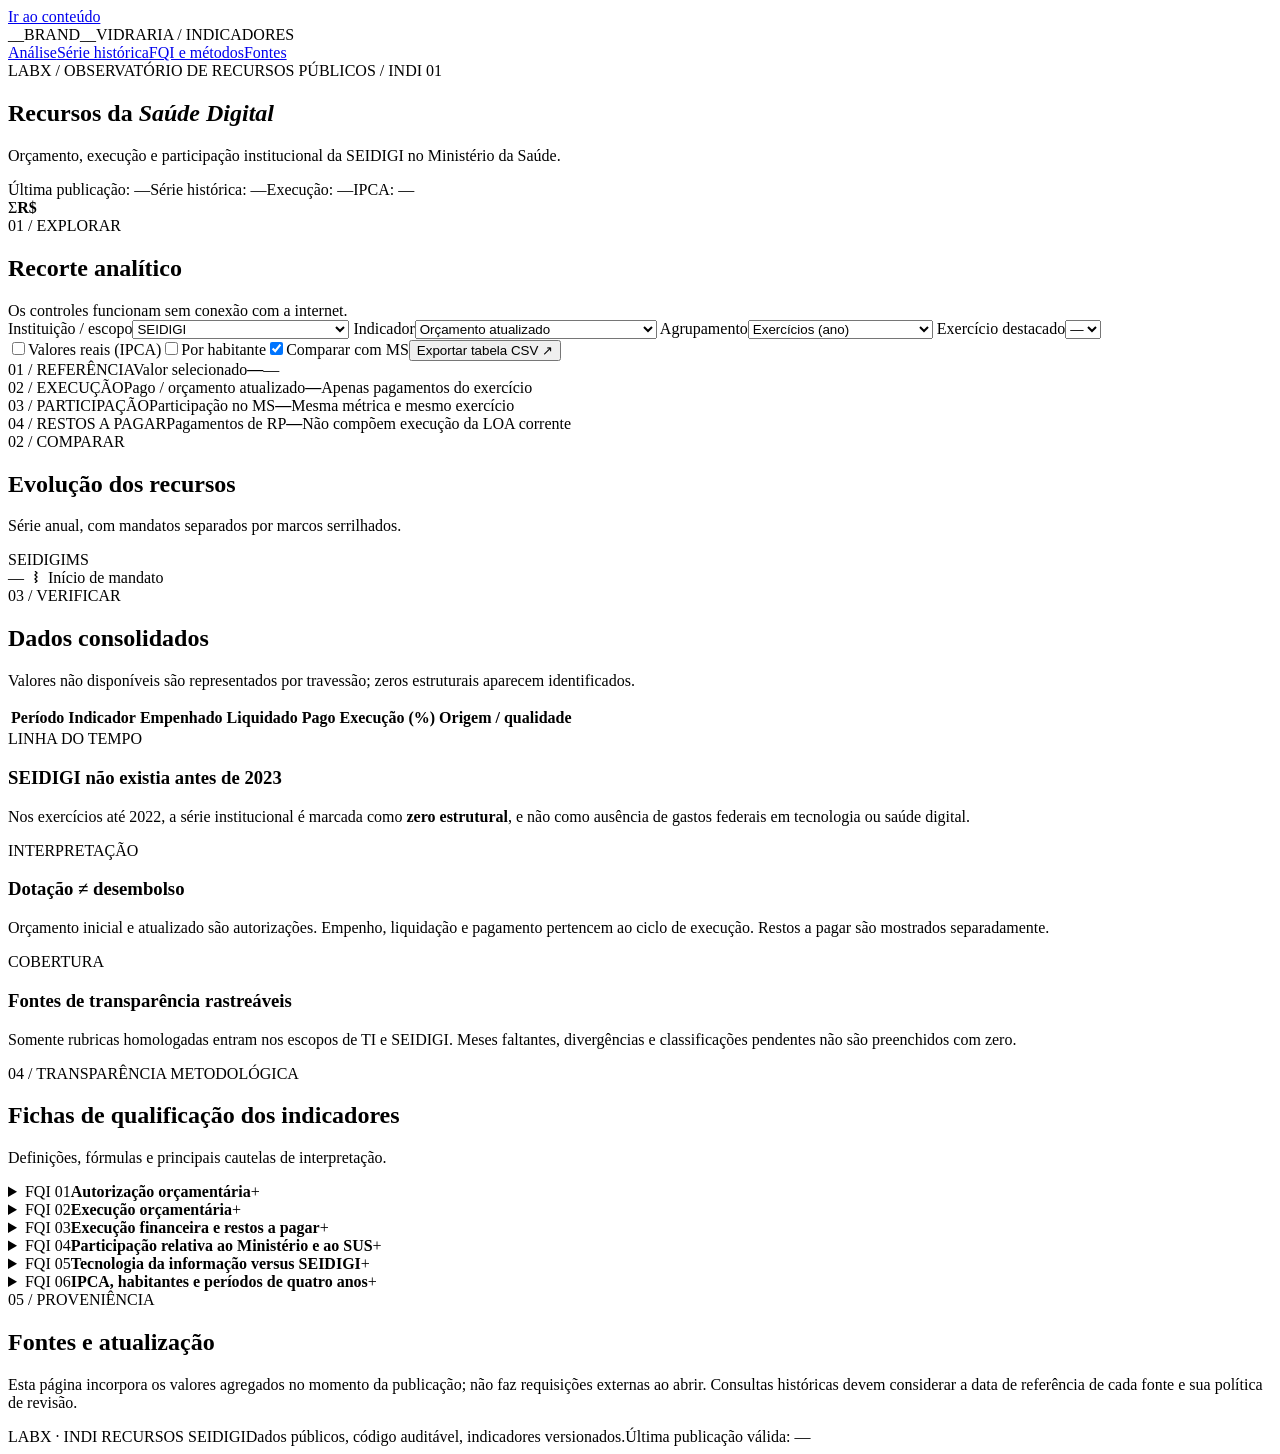
<file: templates/index.html>
<!DOCTYPE html>
<html lang="pt-BR">
<head>
  <meta charset="utf-8">
  <meta name="viewport" content="width=device-width,initial-scale=1">
  <meta name="color-scheme" content="light">
  <meta name="description" content="Indicadores verificáveis de recursos orçamentários e financeiros federais da saúde digital — LabX.">
  <title>INDI · Recursos da SEIDIGI | LabX</title>
  <style>__CSS__</style>
</head>
<body>
  <a class="skip" href="#conteudo">Ir ao conteúdo</a>
  <header class="masthead">
    <div class="mast-row">
      <div class="wordmark">__BRAND__<span class="sep"></span><span class="wordmark-label">VIDRARIA / INDICADORES</span></div>
      <nav aria-label="Navegação do painel"><a href="#analise">Análise</a><a href="#serie">Série histórica</a><a href="#metodologia">FQI e métodos</a><a href="#fontes">Fontes</a></nav>
    </div>
  </header>
  <main id="conteudo" class="container">
    <section class="hero" aria-labelledby="hero-title">
      <div class="hero-content"><div class="overline">LABX / OBSERVATÓRIO DE RECURSOS PÚBLICOS <span class="separator">/</span> INDI 01</div>
        <h1 id="hero-title">Recursos da <em>Saúde Digital</em></h1>
        <p class="hero-sub">Orçamento, execução e participação institucional da SEIDIGI no Ministério da Saúde.</p>
        <div class="hero-meta"><span id="meta-update" class="flag flag-neutral">Última publicação: —</span><span id="meta-coverage" class="flag">Série histórica: —</span><span id="meta-exec" class="flag">Execução: —</span><span id="meta-ipca" class="flag">IPCA: —</span></div>
      </div>
      <div class="hero-monogram" aria-hidden="true"><span>Σ</span><i></i><b>R$</b></div>
    </section>
    <aside id="data-warning" class="warning" hidden></aside>
    <section id="analise" class="panel filters" aria-label="Filtros de análise">
      <div class="section-head compact"><div><div class="overline">01 / EXPLORAR</div><h2>Recorte analítico</h2></div><span class="tip">Os controles funcionam sem conexão com a internet.</span></div>
      <div class="control-grid">
        <label>Instituição / escopo<select id="scope"><option value="seidigi">SEIDIGI</option><option value="ti_ms">Tecnologia da informação no MS</option><option value="ms">Ministério da Saúde</option></select></label>
        <label>Indicador<select id="metric"><option value="atualizado">Orçamento atualizado</option><option value="inicial">Orçamento inicial</option><option value="empenhado">Empenhado</option><option value="liquidado">Liquidado</option><option value="pago">Pago (exercício)</option><option value="rp_pago">Restos a pagar pagos</option><option value="desembolso">Desembolso total</option><option value="execucao">Execução financeira / dotação (%)</option><option value="share_ms_atualizado">Participação no MS: dotação (%)</option><option value="share_ms_empenhado">Participação no MS: empenhado (%)</option><option value="share_ms_liquidado">Participação no MS: liquidado (%)</option><option value="share_ms_pago">Participação no MS: pago (%)</option><option value="share_ms_desembolso">Participação no MS: desembolso (%)</option><option value="share_ti_atualizado">TI-MS / SEIDIGI: dotação (%)</option><option value="share_ti_pago">TI-MS / SEIDIGI: pago (%)</option></select></label>
        <label>Agrupamento<select id="group"><option value="ano">Exercícios (ano)</option><option value="mandato">Mandatos federais (4 anos)</option></select></label>
        <label>Exercício destacado<select id="year"><option>—</option></select></label>
      </div>
      <div class="options"><label class="check"><input id="real" type="checkbox"><span>Valores reais (IPCA)</span></label><label class="check"><input id="percap" type="checkbox"><span>Por habitante</span></label><label class="check"><input id="comparison" type="checkbox" checked><span>Comparar com MS</span></label><button id="export" class="button" type="button">Exportar tabela CSV <span aria-hidden="true">↗</span></button></div>
      <div id="mode-note" class="hint" aria-live="polite"></div>
    </section>
    <section class="kpis" aria-label="Indicadores de destaque">
      <article class="kpi"><span class="kpi-index">01 / REFERÊNCIA</span><span class="kpi-title" id="kpi1-label">Valor selecionado</span><strong id="kpi1">—</strong><span class="kpi-sub" id="kpi1-sub">—</span></article>
      <article class="kpi"><span class="kpi-index">02 / EXECUÇÃO</span><span class="kpi-title">Pago / orçamento atualizado</span><strong id="kpi2">—</strong><span class="kpi-sub">Apenas pagamentos do exercício</span></article>
      <article class="kpi"><span class="kpi-index">03 / PARTICIPAÇÃO</span><span class="kpi-title" id="kpi3-label">Participação no MS</span><strong id="kpi3">—</strong><span class="kpi-sub" id="kpi3-sub">Mesma métrica e mesmo exercício</span></article>
      <article class="kpi"><span class="kpi-index">04 / RESTOS A PAGAR</span><span class="kpi-title">Pagamentos de RP</span><strong id="kpi4">—</strong><span class="kpi-sub">Não compõem execução da LOA corrente</span></article>
    </section>
    <section id="serie" class="panel chart-panel" aria-labelledby="chart-title">
      <div class="section-head"><div><div class="overline">02 / COMPARAR</div><h2 id="chart-title">Evolução dos recursos</h2><p id="chart-subtitle">Série anual, com mandatos separados por marcos serrilhados.</p></div><div class="legend"><span><i class="dot dot-main"></i><span id="legend-main">SEIDIGI</span></span><span id="legend-ms"><i class="dot dot-muted"></i>MS</span></div></div>
      <div class="chart-scroll"><div id="chart" role="img" aria-label="Série histórica de recursos" class="chart-content"></div></div>
      <div class="chart-foot"><span id="chart-range">—</span><span class="line-key"><svg width="24" height="12" viewBox="0 0 24 12" aria-hidden="true"><polyline points="11,0 13,2 11,4 13,6 11,8 13,10 11,12" fill="none" stroke="currentColor" stroke-width="1.3" /></svg>Início de mandato</span></div>
    </section>
    <section class="panel table-panel" aria-labelledby="table-title">
      <div class="section-head"><div><div class="overline">03 / VERIFICAR</div><h2 id="table-title">Dados consolidados</h2><p>Valores não disponíveis são representados por travessão; zeros estruturais aparecem identificados.</p></div></div>
      <div class="table-scroller"><table><thead><tr><th scope="col">Período</th><th scope="col" id="table-value-title">Indicador</th><th scope="col">Empenhado</th><th scope="col">Liquidado</th><th scope="col">Pago</th><th scope="col">Execução (%)</th><th scope="col">Origem / qualidade</th></tr></thead><tbody id="table-body"></tbody></table></div>
    </section>
    <section class="insight-grid" aria-label="Notas analíticas">
      <article class="note"><div class="overline">LINHA DO TEMPO</div><h3>SEIDIGI não existia antes de 2023</h3><p>Nos exercícios até 2022, a série institucional é marcada como <b>zero estrutural</b>, e não como ausência de gastos federais em tecnologia ou saúde digital.</p></article>
      <article class="note"><div class="overline">INTERPRETAÇÃO</div><h3>Dotação ≠ desembolso</h3><p>Orçamento inicial e atualizado são autorizações. Empenho, liquidação e pagamento pertencem ao ciclo de execução. Restos a pagar são mostrados separadamente.</p></article>
      <article class="note"><div class="overline">COBERTURA</div><h3>Fontes de transparência rastreáveis</h3><p>Somente rubricas homologadas entram nos escopos de TI e SEIDIGI. Meses faltantes, divergências e classificações pendentes não são preenchidos com zero.</p></article>
    </section>
    <section id="metodologia" class="panel method-panel" aria-labelledby="fqi-title"><div class="section-head"><div><div class="overline">04 / TRANSPARÊNCIA METODOLÓGICA</div><h2 id="fqi-title">Fichas de qualificação dos indicadores</h2><p>Definições, fórmulas e principais cautelas de interpretação.</p></div></div>
      <div class="fqi-list">
        <details><summary><span class="fqi-num">FQI 01</span><strong>Autorização orçamentária</strong><span class="chevron">+</span></summary><p><b>Medidas:</b> orçamento inicial, atualizado e créditos líquidos. <b>Fórmula:</b> créditos = atualizado − inicial. <b>Fonte:</b> CGU/OrcamentoDespesa; conferência SIOP. <b>Limitação:</b> dotação anual não equivale a gasto ou desembolso.</p></details>
        <details><summary><span class="fqi-num">FQI 02</span><strong>Execução orçamentária</strong><span class="chevron">+</span></summary><p><b>Medidas:</b> empenhado, liquidado e pago do exercício. <b>Fórmula:</b> execução (%) = pago / dotação atualizada × 100. <b>Fonte:</b> execução mensal CGU; empenho e pago anuais apenas como reserva identificada. <b>Limitação:</b> lacunas mensais não viram despesa zero.</p></details>
        <details><summary><span class="fqi-num">FQI 03</span><strong>Execução financeira e restos a pagar</strong><span class="chevron">+</span></summary><p><b>Medidas:</b> pago do exercício, restos a pagar pagos e desembolso total. <b>Fórmula:</b> desembolso total = pago do exercício + RP pagos. <b>Fonte:</b> CGU/DespesasExecucao. <b>Limitação:</b> RP não integra pagamento da dotação corrente.</p></details>
        <details><summary><span class="fqi-num">FQI 04</span><strong>Participação relativa ao Ministério e ao SUS</strong><span class="chevron">+</span></summary><p><b>Fórmula:</b> indicador da SEIDIGI / indicador do MS × 100, no mesmo estágio e exercício. <b>SIOPS:</b> estados e municípios apenas em exercícios encerrados; razão nacional SUS indisponível até consolidação sem dupla contagem de transferências. <b>Cautela:</b> não misturar gasto próprio e transferido indiscriminadamente.</p></details>
        <details><summary><span class="fqi-num">FQI 05</span><strong>Tecnologia da informação versus SEIDIGI</strong><span class="chevron">+</span></summary><p><b>Definição:</b> rubricas TI do MS e rubricas atribuídas à SEIDIGI somente com ação/plano orçamentário homologados em <code>config/escopos.csv</code>. <b>Indicadores:</b> valores R$, % do MS, razão TI-MS/SEIDIGI. <b>Até 2022:</b> zero estrutural SEIDIGI; TI do MS pode existir.</p></details>
        <details><summary><span class="fqi-num">FQI 06</span><strong>IPCA, habitantes e períodos de quatro anos</strong><span class="chevron">+</span></summary><p><b>IPCA:</b> tabela 1737, variável 2266 (IBGE/SIDRA), número-índice; deflator anual pela média dos meses observados do ano até a última referência disponível. <b>Habitantes:</b> RIPSA/DATASUS 2000–2025, sem imputação para 2026. <b>Mandato:</b> soma dos fluxos anuais (não das razões), com indicação de intervalos parciais.</p></details>
      </div>
    </section>
    <section id="fontes" class="source-panel" aria-labelledby="source-title"><div class="section-head"><div><div class="overline">05 / PROVENIÊNCIA</div><h2 id="source-title">Fontes e atualização</h2></div></div><p>Esta página incorpora os valores agregados no momento da publicação; não faz requisições externas ao abrir. Consultas históricas devem considerar a data de referência de cada fonte e sua política de revisão.</p><div id="source-links" class="source-links"></div><p id="source-detail" class="source-detail"></p></section>
  </main>
  <footer class="footer"><div class="container footer-line"><span>LABX · INDI RECURSOS SEIDIGI</span><span>Dados públicos, código auditável, indicadores versionados.</span><span id="footer-update">Última publicação válida: —</span></div></footer>
  <script id="model" type="application/json">__DATA__</script>
  <script>__APPJS__</script>
</body>
</html>
</file>
